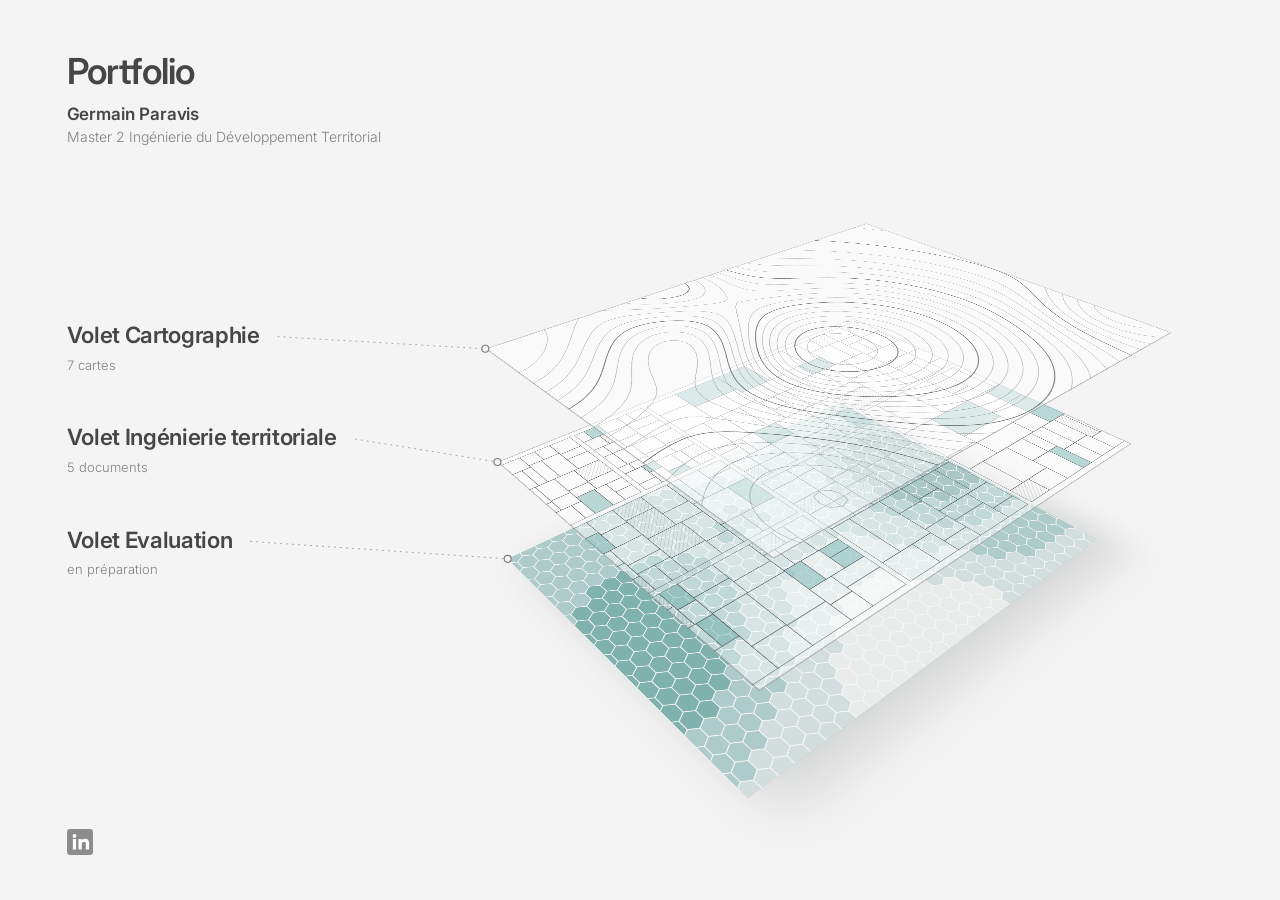
<file: index.html>
<!doctype html>
<html lang="fr">
<head>
<meta charset="utf-8">
<meta name="viewport" content="width=device-width, initial-scale=1">
<meta name="robots" content="noindex, nofollow, noarchive">
<meta name="referrer" content="no-referrer">
<title>Germain Paravis — Portfolio</title>
<meta name="description" content="Portfolio en trois volets : cartographie, ingénierie territoriale, évaluation.">
<link rel="preconnect" href="https://fonts.googleapis.com">
<link rel="preconnect" href="https://fonts.gstatic.com" crossorigin>
<link href="https://fonts.googleapis.com/css2?family=Inter:wght@300;400;500;600&display=swap" rel="stylesheet">
<link rel="stylesheet" href="flipbook.css?v=53">
<link rel="stylesheet" href="style.css?v=53">
</head>
<body>

<!-- la pile de calques : chaque volet est une couche du SIG -->
<div class="stage" aria-hidden="true">
  <div class="tilt">
    <div class="scene" id="scene"></div>
  </div>
</div>
<svg class="leaders" id="leaders" aria-hidden="true"></svg>

<main class="home" id="home">
  <header class="who"></header>
  <div class="hnotes" id="hnotes"></div>
  <nav class="legend" aria-label="Volets du portfolio" id="legend"></nav>
  <footer class="contact"><a href="https://www.linkedin.com/in/germain-p-74b40620a" target="_blank" rel="noopener" aria-label="Profil LinkedIn de Germain Paravis">
    <svg viewBox="0 0 24 24" aria-hidden="true"><rect width="24" height="24" rx="3" fill="currentColor"/><g fill="#fff"><circle cx="6.9" cy="6.4" r="1.8"/><rect x="5.4" y="9.3" width="3" height="9.7"/><path d="M10.6 9.3h2.9v1.4c.6-1 1.8-1.7 3.3-1.7 2.6 0 3.6 1.7 3.6 4.4V19h-3v-5.1c0-1.3-.4-2.2-1.6-2.2-1.4 0-2.2 1-2.2 2.4V19h-3z"/></g></svg></a></footer>
</main>

<section class="volet" id="volet" aria-hidden="true"></section>

<script src="flipbook.js?v=53"></script>
<script src="app.js?v=53"></script>
</body>
</html>
</file>
<file: flipbook.css>
.fb { pointer-events: none; position: relative; width: 100%; height: 100%; display: flex; align-items: flex-start; justify-content: flex-start; user-select: none; touch-action: pan-y; }
.fb-shift { will-change: transform; pointer-events: none; }
.fb-book { position: relative; perspective: 2600px; transform-style: preserve-3d; pointer-events: none; }
/* seules les moitiés occupées par une page captent le pointeur */
.fb-hit { position: absolute; top: 0; bottom: 0; width: 50%; z-index: 1200; pointer-events: auto; cursor: grab; }
.fb-hit:active { cursor: grabbing; }
.fb-hit.l { left: 0; } .fb-hit.r { left: 50%; }
.fb-hit.off { pointer-events: none; }

/* ombre du cahier posé : contact serré + diffusion large ; une par moitié présente */
.fb-sh { position: absolute; top: 0; bottom: 0; width: 50%; pointer-events: none; will-change: transform, opacity;
  box-shadow: 0 1px 2px rgba(30,32,34,.12), 0 14px 22px -10px rgba(30,32,34,.24), 0 46px 70px -26px rgba(30,32,34,.42), 0 90px 110px -50px rgba(30,32,34,.30); }
/* ombre au sol plus dense sous la reliure, là où le cahier s'enfonce */
.fb-sh.l::after, .fb-sh.r::after { content: ""; position: absolute; bottom: -26px; height: 46px; width: 55%; filter: blur(14px); border-radius: 50%; }
.fb-sh.l::after { right: -6%; background: radial-gradient(ellipse at 100% 40%, rgba(30,32,34,.32), transparent 70%); }
.fb-sh.r::after { left: -6%; background: radial-gradient(ellipse at 0 40%, rgba(30,32,34,.32), transparent 70%); }
.fb-sh.l { left: 0; transform-origin: 100% 50%; } .fb-sh.r { left: 50%; transform-origin: 0 50%; }
/* creux de la reliure */
.fb-book::after { content: ""; position: absolute; top: 0; bottom: 0; left: 50%; width: 2px; margin-left: -1px; z-index: 1100; pointer-events: none;
  background: linear-gradient(180deg, rgba(0,0,0,.10), rgba(0,0,0,.20) 50%, rgba(0,0,0,.10)); opacity: var(--spine, 1); transition: opacity 200ms ease; }

/* feuille = chaîne de bandes ; chaque bande pivote sur son bord gauche */
.fb-leaf { position: absolute; top: 0; left: 50%; width: 50%; height: 100%; transform-style: preserve-3d; pointer-events: none; }
.fb-strip { position: absolute; top: 0; height: 100%; width: calc(var(--sw) + 2px); transform-origin: 0 50%; transform-style: preserve-3d; }
.fb-strip.first { left: 0; }
.fb-strip .fb-strip { left: var(--sw); }
.fb-strip.last { width: var(--sw); } /* bord libre : pas de débord hors de la page */
.fb-f, .fb-b { position: absolute; inset: 0; display: block; backface-visibility: hidden; -webkit-backface-visibility: hidden;
  background-color: #fdfdfc; background-repeat: no-repeat; background-size: var(--pw) var(--ph), var(--pw) var(--ph); }
.fb-b { transform: rotateY(180deg); }
/* lumière : assombrissement calculé selon l'angle de chaque bande */
.fb-f > b, .fb-b > b { position: absolute; inset: 0; opacity: 0; background: #16181a; pointer-events: none; }

/* ombre portée par une feuille en mouvement sur la page dessous */
.fb-cast { position: absolute; top: 0; left: 0; height: 100%; z-index: 499; pointer-events: none; opacity: 0; will-change: transform, opacity; transform-origin: 50% 50%;
  background: linear-gradient(90deg, rgba(20,22,24,.30), rgba(20,22,24,.08) 35%, rgba(20,22,24,0)); }

/* tranches : épaisseur des feuilles restantes */
.fb-edge { position: absolute; top: 1px; bottom: 1px; z-index: 1; pointer-events: none;
  background: repeating-linear-gradient(90deg, #f7f7f5 0 1px, #d9d9d6 1px 1.5px); transition: width .3s ease; }
.fb-edge.r { left: 100%; border-radius: 0 1px 1px 0; }
.fb-edge.l { right: 100%; border-radius: 1px 0 0 1px; }

/* coin attrapé au survol : pli en diagonale fait de bandes articulées */
.fb-curl { position: absolute; top: 0; width: 50%; height: 100%; z-index: 900; pointer-events: none; transform-style: preserve-3d; visibility: hidden; transform: translateZ(1px); }
.fb-curl.on { visibility: visible; }
.fb-curl.drop .fb-cbase, .fb-curl.drop .fb-cwrap { display: none; }
.fb-cwrap { position: absolute; inset: 0; overflow: hidden; }
.fb-cs { position: absolute; left: 0; top: 0; transform-origin: 0 0; opacity: 0;
  background: linear-gradient(90deg, rgba(20,22,24,.42), rgba(20,22,24,.12) 40%, rgba(20,22,24,0)); }
.fb-cbase, .fb-cf > s { position: absolute; left: 0; top: 0; width: var(--pw); height: var(--ph); display: block; background-color: #fdfdfc; background-repeat: no-repeat;
  background-size: var(--pw) var(--ph), var(--pw) var(--ph); transform-origin: 0 0; }
.fb-cb > s { position: absolute; left: 0; top: 0; width: var(--pw); height: var(--ph); display: block; background-color: #fdfdfc; background-repeat: no-repeat;
  background-size: var(--pw) var(--ph), var(--pw) var(--ph); transform-origin: 0 0; }
.fb-cf, .fb-cb { position: absolute; left: 0; top: 0; display: block; overflow: hidden; transform-origin: 0 0; backface-visibility: hidden; -webkit-backface-visibility: hidden; }
.fb-cbase > b, .fb-cf b, .fb-cb b { position: absolute; inset: 0; background: #16181a; opacity: 0; }

/* face pleine page affichée au repos (nette), à la place des bandes */
.fb-flat { position: absolute; top: 0; width: 100%; height: 100%; display: none; background-color: #fdfdfc; background-repeat: no-repeat;
  background-size: var(--pw) var(--ph), var(--pw) var(--ph); }
.fb-flat.f { left: 0; } .fb-flat.b { left: -100%; }
.fb-leaf.rest-f > .fb-flat.f, .fb-leaf.rest-b > .fb-flat.b { display: block; }
.fb-leaf.rest-f > .fb-strip, .fb-leaf.rest-b > .fb-strip { visibility: hidden; }
</file>
<file: style.css>
:root {
  --bg: #f4f4f4; --ink: #464646; --ink-2: #828282; --ink-3: #b9b9b9; --teal: #4f9e99;
  --out: cubic-bezier(.23, 1, .32, 1);
  --io: cubic-bezier(.72, 0, .18, 1);
  --gx: clamp(20px, 5.2vw, 104px);
  /* position de la pile sur l'accueil */
  --sx: 13vw; --sy: 11vh; --sc: .38; --gap: 34vh;
}
* { margin: 0; padding: 0; box-sizing: border-box; }
html, body { height: 100%; overflow: hidden; }
html { font-family: "Inter", system-ui, sans-serif; color: var(--ink); background: var(--bg); -webkit-font-smoothing: antialiased; }
body { background: var(--bg); overscroll-behavior: none; }
a { color: inherit; text-decoration: none; }
button { font: inherit; color: inherit; background: none; border: 0; cursor: pointer; text-align: inherit; }
/* pas d'encadré au focus : le survol (couleur, soulignement) sert aussi au clavier */
:focus, :focus-visible { outline: none; }
/* curseur unique, partout : flèche pleine aux angles arrondis, liseré blanc (lisible sur les cartes sombres) */
html, html * { cursor: url("data:image/svg+xml,%3Csvg%20xmlns='http://www.w3.org/2000/svg'%20width='26'%20height='26'%20viewBox='0%200%2026%2026'%3E%3Cpath%20d='M4.5%203.5%20L5.6%2021%20L9.6%2016.4%20L17.2%2016%20Z'%20fill='%23fff'%20stroke='%23fff'%20stroke-width='5'%20stroke-linejoin='round'/%3E%3Cpath%20d='M4.5%203.5%20L5.6%2021%20L9.6%2016.4%20L17.2%2016%20Z'%20fill='%23525252'%20stroke='%23525252'%20stroke-width='2'%20stroke-linejoin='round'/%3E%3C/svg%3E") 4 3, default !important; }
.back:focus-visible, .nav:focus-visible, .restart:focus-visible, .contact a:focus-visible { color: var(--teal); }

/* ================= accueil : pile de calques en vue éclatée ================= */
.stage { position: fixed; inset: 0; z-index: 0; perspective: 2400px; overflow: hidden; }
.tilt { position: absolute; inset: 0; transform-style: preserve-3d; }
.scene { position: absolute; left: 50%; top: 50%; width: 0; height: 0; transform-style: preserve-3d;
  transform: translate3d(var(--sx), var(--sy), 0) scale(var(--sc)) rotateX(56deg) rotateZ(-38deg);
  transition: transform 1150ms var(--io); }
.scene.flat { transform: translate3d(0, 0, 0) scale(1) rotateX(0deg) rotateZ(0deg); }

.layer { position: absolute; left: -50vw; top: -50vh; width: 100vw; height: 100vh; cursor: pointer;
  transform: translateZ(calc(var(--z) * var(--gap) + var(--lift, 0vh)));
  background-color: rgba(255,255,255,.5); outline: 3px solid rgba(70,70,70,.32); outline-offset: -3px;
  transition: transform 800ms var(--out), opacity 500ms ease, background-color 600ms ease, outline-color 400ms ease; }
.layer[data-k="2"] { background-color: #fbfbfb; box-shadow: 0 0 0 1px rgba(0,0,0,.04), 30px 60px 120px rgba(40,44,46,.16); }
.layer .paint { position: absolute; inset: 0; transition: opacity 600ms ease; will-change: opacity; }
.layer .paint img { display: block; width: 100%; height: 100%; object-fit: cover; user-select: none; }
.layer .tint { position: absolute; inset: 0; background: var(--teal); opacity: 0; transition: opacity 400ms ease; will-change: opacity; }
.layer .cn { position: absolute; width: 0; height: 0; }
.layer.hi { outline-color: var(--teal); }
.layer.hi .tint { opacity: .1; }
.layer.dim { opacity: .42; }
/* entrée : les calques tombent en place */
.layer.pre { transform: translateZ(calc(var(--z) * var(--gap) + 110vh)); opacity: 0; transition: none; }

/* ouverture : la pile se met à plat, le calque choisi devient la table */
.scene.flat .layer { transition: transform 1150ms var(--io), opacity 600ms ease, background-color 700ms ease 300ms, outline-color 500ms ease, box-shadow 600ms ease; }
.scene.flat .layer.sel { transform: translateZ(0); background-color: var(--bg); outline-color: transparent; box-shadow: none; }
.scene.flat .layer.sel .paint { opacity: 0; transition: opacity 800ms ease 200ms; }
.scene.flat .layer.up { transform: translateZ(calc(var(--z) * var(--gap) + 30vh)); opacity: 0; transition-duration: 1150ms, 380ms; }
.scene.flat .layer.down { opacity: 0; }
body.in-volet .layer { cursor: default; pointer-events: none; }
.layer { pointer-events: none; }
.lhit { position: absolute; left: -50vw; top: -50vh; width: 100vw; height: 100vh; transform: translateZ(calc(var(--z) * var(--gap))); }
body.in-volet .lhit { pointer-events: none; }

/* légende à gauche, reliée aux calques */
.home { position: fixed; inset: 0; z-index: 2; pointer-events: none; }
.home > * { pointer-events: auto; opacity: 0; translate: 0 12px; transition: opacity 600ms ease, translate 800ms var(--out); }
.ready .home > * { opacity: 1; translate: 0 0; }
.ready .home .legend { transition-delay: 450ms; }
.ready .home .contact { transition-delay: 650ms; }
body.in-volet .home > * { opacity: 0; pointer-events: none; transition-delay: 0s; transition-duration: 300ms; }

.who { position: absolute; left: var(--gx); top: clamp(24px, 6vh, 64px); }
.who .kicker { font-size: clamp(30px, 2.8vw, 54px); font-weight: 600; letter-spacing: -.025em; line-height: 1; color: var(--ink); margin-bottom: 14px; }
.who .name { font-size: 17px; font-weight: 600; letter-spacing: -.005em; }
.who .role { font-size: 14px; font-weight: 300; color: var(--ink-2); margin-top: 4px; }

.legend { position: absolute; left: var(--gx); top: 50%; transform: translateY(-50%); display: flex; flex-direction: column; gap: clamp(18px, 4.4vh, 48px); }
.row { display: flex; flex-direction: column; align-items: flex-start; gap: 6px; padding: 6px 0; transition: opacity 300ms ease; }
.row .t { font-size: clamp(20px, 1.75vw, 32px); font-weight: 600; letter-spacing: -.015em; line-height: 1.15;
  background: linear-gradient(var(--teal), var(--teal)) 0 100% / 0 1.5px no-repeat; padding-bottom: 3px;
  transition: color 250ms ease, background-size 450ms var(--out); }
.row .c { font-size: clamp(13px, .9vw, 16px); font-weight: 300; color: var(--ink-2); }
.row.dim { opacity: .35; }
.row.hi .t { color: var(--teal); background-size: 100% 1.5px; }
.row:active .t { translate: 0 1px; }

.leaders { position: fixed; inset: 0; width: 100%; height: 100%; z-index: 1; pointer-events: none; opacity: 0; transition: opacity 600ms ease 500ms; }
.ready .leaders { opacity: 1; }
body.in-volet .leaders { opacity: 0; transition: opacity 200ms ease; }
.leaders line { stroke: #a9a9a9; stroke-width: 1; stroke-dasharray: 2 4; transition: stroke 250ms ease; }
.leaders circle { fill: var(--bg); stroke: #7d7d7d; stroke-width: 1.2; transition: stroke 250ms ease, fill 250ms ease; }
.leaders .hi line { stroke: var(--teal); stroke-dasharray: none; }
.leaders .hi circle { fill: var(--teal); stroke: var(--teal); }

.contact { position: absolute; left: var(--gx); bottom: clamp(20px, 5vh, 56px); }
.contact a { display: block; width: 26px; height: 26px; margin: -6px; padding: 6px; box-sizing: content-box; color: #8c8c8c; transition: color 200ms ease, translate 300ms var(--out); }
.contact a svg { display: block; width: 100%; height: 100%; }
.contact a:hover { color: var(--ink); translate: 0 -2px; }

/* ================= volet : réalisations posées sur la table ================= */
.volet { position: fixed; inset: 0; z-index: 3; visibility: hidden; pointer-events: none; transition: visibility 0s linear 400ms; }
.volet.show { visibility: visible; pointer-events: auto; transition-delay: 0s; }
.volet .track { position: absolute; inset: 0; will-change: transform; }
.slide { position: absolute; top: 0; width: 100%; height: 100%; }

.vbar { position: absolute; top: 0; left: 0; right: 0; height: clamp(64px, 10vh, 96px); z-index: 5; display: flex; align-items: center; gap: 24px; padding: 0 var(--gx);
  opacity: 0; translate: 0 -8px; transition: opacity 300ms ease, translate 500ms var(--out); }
.volet.show .vbar { opacity: 1; translate: 0 0; transition-delay: 250ms; }
.back { position: relative; display: flex; align-items: center; gap: 10px; font-size: 14px; color: var(--ink-2); padding: 8px 0; transition: color 200ms ease; }
/* zones cliquables élargies, invisibles : le visuel ne change pas */
.back::before, .nav::before, .restart::before { content: ""; position: absolute; }
.back::before { inset: -18px -22px -18px -26px; }
.back svg { width: 18px; transition: translate 300ms var(--out); }
.back:hover { color: var(--ink); }
.back:hover svg { translate: -4px 0; }
.vname { font-size: 14px; font-weight: 500; padding-left: 24px; border-left: 1px solid #d8d8d8; }
.count { margin-left: auto; font-size: 14px; font-weight: 300; color: var(--ink-2); font-variant-numeric: tabular-nums; }

/* l'objet */
.obj { position: absolute; left: 50%; top: 50%; translate: -50% -50%; will-change: transform; pointer-events: none; }  /* seuls la carte et les pages captent la souris : le texte à côté reste sélectionnable */
.obj .mapfig { pointer-events: auto; }
.objin { opacity: 0; translate: 0 48px; transition: opacity 500ms ease, translate 900ms var(--out); }
.volet.show .objin { opacity: 1; translate: 0 0; }
.mapfig { position: relative; background: #fff; cursor: zoom-in; will-change: transform; box-shadow: 0 2px 4px rgba(30,30,30,.06); }
/* survol : ombre soulevée (fondu entre deux ombres figées) ; l'inclinaison est calculée en JS */
.mapfig::before, .mapfig::after { content: ""; position: absolute; inset: 0; z-index: -1; pointer-events: none; will-change: opacity; transition: opacity 700ms var(--out); }
.mapfig::before { box-shadow: 0 30px 70px -18px rgba(30,30,30,.30), 0 0 90px rgba(30,30,30,.10); }
.mapfig::after { box-shadow: 40px 50px 80px -24px rgba(30,30,30,.34), 0 0 90px rgba(30,30,30,.10); opacity: 0; }
.mapfig:hover::before { opacity: 0; }
.mapfig:hover::after { opacity: 1; }
.mapfig img { display: block; width: 100%; height: 100%; user-select: none; -webkit-user-drag: none; will-change: transform; }
/* carte en grand */
.mapzoom { position: fixed; inset: 0; z-index: 20; overflow: hidden; perspective: 1800px; cursor: zoom-out; }
.mapzoom::before { content: ""; position: absolute; inset: 0; background: var(--bg); opacity: 0; will-change: opacity; transition: opacity 500ms ease; }
.mapzoom.on::before { opacity: .86; }   /* on devine encore le volet derrière */
.mapzoom img { position: absolute; left: 0; top: 0; max-width: none; transform-origin: 0 0; user-select: none;  /* sans will-change : l'image est redessinée nette à chaque niveau de zoom */
 
  box-shadow: 0 30px 70px -18px rgba(30,30,30,.3); }
.bookhost { position: relative; }
.blank { display: grid; place-items: center; padding: 32px; border: 1px dashed var(--ink-3); color: var(--ink-2); font-size: 15px; font-weight: 300; text-align: center; }

/* le texte, à gauche de l'objet, aligné à droite */
.txt { will-change: transform, opacity; position: absolute; right: calc(50% + var(--ow) / 2 + 3.8vw); top: 50%; width: var(--tw, 20vw); text-align: right;
  transform: translate(var(--px, 0px), -50%); opacity: var(--vis, 1); transition: opacity 350ms ease, translate 500ms var(--out); }
.slide.doc .txt { top: calc(50% - var(--oh) / 2 + var(--oh) * .14); transform: translate(var(--px, 0px), 0); }
.slide.open .txt { opacity: 0; translate: -28px 0; pointer-events: none; }
.txtin { opacity: 0; translate: 0 18px; transition: opacity 500ms ease 150ms, translate 900ms var(--out) 150ms; }
.volet.show .txtin { opacity: 1; translate: 0 0; }
.txt h2 { font-size: clamp(19px, 1.45vw, 30px); font-weight: 600; line-height: 1.2; letter-spacing: -.012em; color: var(--ink); text-wrap: balance; }
.txt .sub { margin-top: 1.5em; font-size: clamp(14px, 1vw, 20px); font-weight: 300; line-height: 1.35; color: var(--ink-2); text-wrap: pretty; }
.txt ul { margin-top: 2.6em; list-style: disc inside; font-size: clamp(14px, 1vw, 20px); line-height: 1.5; color: var(--ink); }
.txt li::marker { font-size: .8em; }

/* navigation */
.nav { position: absolute; top: 50%; translate: 0 -50%; z-index: 4; padding: 20px; color: var(--ink); opacity: 0; transition: opacity 300ms ease; }
.nav::before { top: -70px; bottom: -70px; left: -14px; right: -14px; }
.prev::before { left: -48px; } .next::before { right: -48px; }
.nav svg { display: block; width: clamp(18px, 1.5vw, 28px); transition: translate 300ms var(--out), scale 150ms ease; }
.prev { left: calc(var(--gx) - 20px); }
.next { right: calc(var(--gx) - 20px); }
.volet.show .nav { opacity: 1; transition-delay: 400ms, 0s; }
.prev:hover svg { translate: -5px 0; }
.next:hover svg { translate: 5px 0; }
.nav:active svg { scale: .94; }
.volet.at-start .prev, .volet.at-end .next { opacity: 0 !important; pointer-events: none; transition-delay: 0s; }
.restart { position: absolute; top: 50%; right: calc(var(--gx) - 12px); translate: 0 -50%; z-index: 4; display: flex;
  padding: 12px; color: var(--ink-2); opacity: 0; pointer-events: none; transition: opacity 300ms ease, color 200ms ease; }
.restart::before { inset: -40px -46px -40px -30px; }
.restart svg { width: 22px; transition: rotate 500ms var(--out); }
.restart:hover { color: var(--ink); }
.restart:hover svg { rotate: -120deg; }
.volet.show.at-end .restart { opacity: 1; pointer-events: auto; transition-delay: 350ms, 0s; }

/* ================= petits écrans ================= */
@media (max-width: 760px) {
  :root { --sx: 0vw; --sy: -14vh; --sc: .62; --gap: 26vh; }
  .legend { top: auto; bottom: 64px; transform: none; gap: 14px; }
  .leaders { display: none; }
  .obj { top: 40%; }
  .txt, .slide.doc .txt { right: auto; left: 50%; top: auto; bottom: 7vh; width: 86vw; text-align: center; transform: translate(calc(-50% + var(--px, 0px)), 0); }
  .txt .sub { margin-top: .6em; }
  .txt ul { margin-top: .8em; }
  .nav { top: 40%; padding: 12px; }
  .prev { left: 2px; } .next { right: 2px; }
  .vname { display: none; }
}

/* ================= contenu éditable : sauts de ligne, réglages par élément ================= */
[data-bind] { white-space: pre-line; }
.row { cursor: pointer; }
/* texte autour de l'objet : décalage et taille choisis dans l'atelier */
.txt { translate: var(--ex, 0px) var(--ey, 0px); }
.slide.open .txt { translate: calc(var(--ex, 0px) - 28px) var(--ey, 0px); }
.txt h2 { font-size: calc(clamp(19px, 1.45vw, 30px) * var(--fk, 1)); }
.txt .sub, .txt ul { font-size: calc(clamp(14px, 1vw, 20px) * var(--fk, 1)); }
/* boîtes de texte libres, posées sur le fond de la page */
.hnotes { position: absolute; inset: 0; pointer-events: none !important; }
.note { position: absolute; z-index: 2; pointer-events: auto; font-size: max(11px, calc(var(--fs, 16) * 100vw / 1440)); line-height: 1.4; color: var(--ink); }
.slide .note { opacity: 0; transition: opacity 500ms ease 200ms; }
.volet.show .slide .note { opacity: 1; }
/* documents : comme le texte de gauche, les boîtes libres s'effacent quand on feuillette
   et reviennent quand le document est refermé */
.slide.doc .note { translate: 0 0; transition: opacity 350ms ease, translate 500ms var(--out); }
.volet.show .slide.doc.open .note { opacity: 0; translate: -28px 0; pointer-events: none; }
.addcard { gap: 6px; align-content: center; cursor: pointer; transition: border-color 200ms ease, color 200ms ease, background-color 200ms ease; }
.addcard .plus { font-size: 54px; font-weight: 200; line-height: 1; }
.addcard small { font-size: 12px; color: var(--ink-3); }
.obj .addcard { pointer-events: auto; }
@media (max-width: 760px) {
  .txt { translate: 0 0; }
  .slide.open .txt { translate: -28px 0; }
}
</file>
